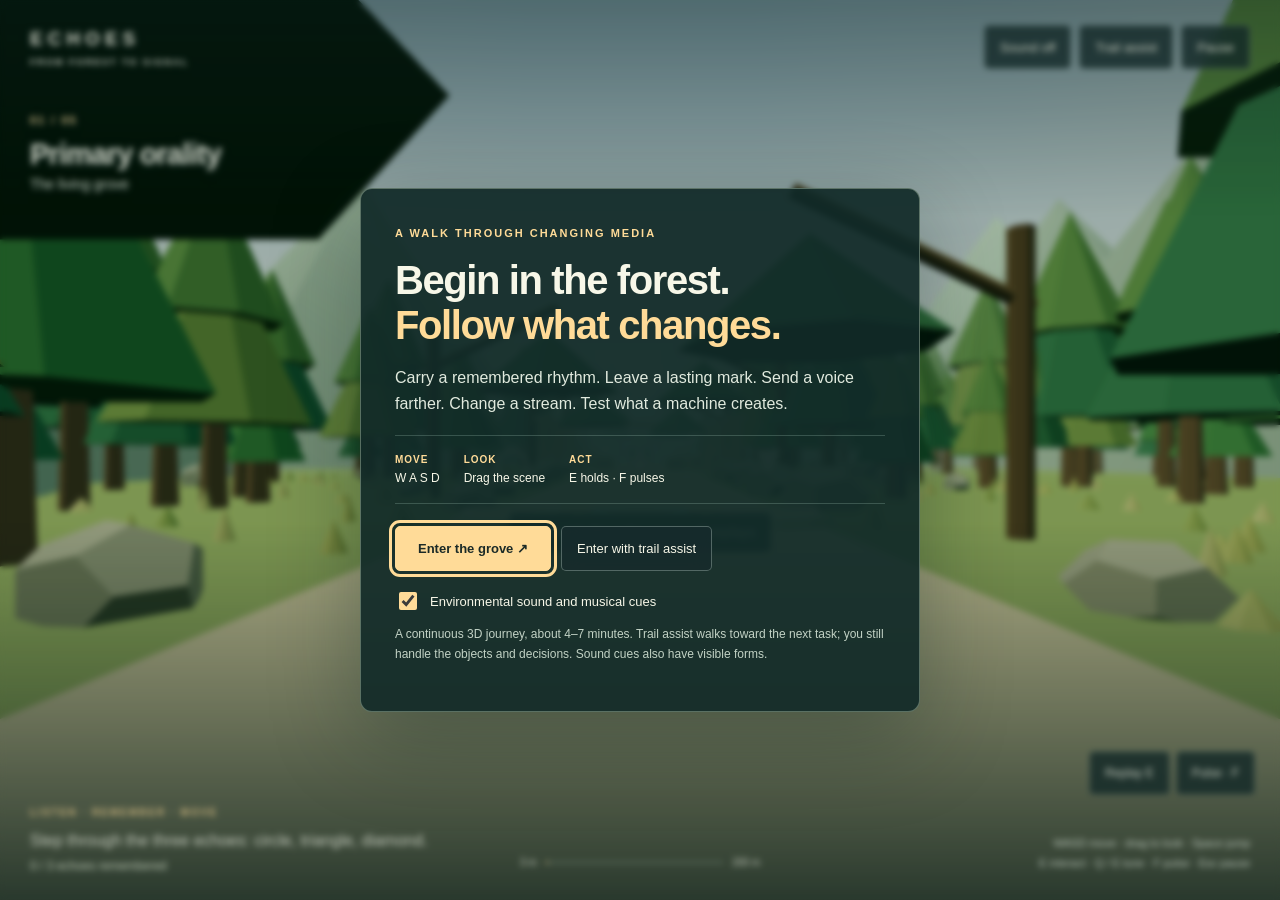
<file: index.html>
<!doctype html>
<html lang="en">
<head><meta charset="utf-8"><meta name="viewport" content="width=device-width,initial-scale=1"><meta name="theme-color" content="#14221e"><title>Echoes · From forest to signal</title><link rel="stylesheet" href="styles.css"></head>
<body>
<main id="game">
<canvas id="world" tabindex="0" aria-label="A continuous first-person landscape that changes from forest to cyber city. WASD moves, mouse drag looks, Space jumps, F pulses, and E interacts."></canvas><div class="shade" aria-hidden="true"></div>
<header><div class="brand">ECHOES<span>FROM FOREST TO SIGNAL</span></div><div class="toolbar"><button id="audio" aria-pressed="false">Sound off</button><button id="assist" aria-pressed="false">Trail assist</button><button id="pause-button">Pause</button></div></header>
<section class="chapter" aria-label="Current environment"><span id="stage-number">01 / 05</span><h1 id="stage-name">Primary orality</h1><p id="stage-place">The living grove</p></section><div id="chapter-reveal" aria-hidden="true"></div><div class="reticle" aria-hidden="true">+</div><div id="interaction" role="status" aria-live="polite"></div>
<section id="tuner" hidden aria-label="Radio tuner"><canvas id="scope" width="320" height="80" aria-label="Two waveforms converge when the frequency is aligned."></canvas><div><button id="tune-down" aria-label="Lower frequency">−</button><span id="frequency">Tune the two waves together</span><button id="tune-up" aria-label="Raise frequency">+</button></div><small>Hold Q / E to turn the dial. F transmits.</small></section>
<footer><div class="objective"><span id="task-tag">LISTEN · REMEMBER · MOVE</span><p id="objective">Walk the echo through the grove.</p><div id="task-progress" aria-live="polite"></div></div><div class="trail"><span id="distance">0 m</span><div class="track"><i id="journey-progress"></i></div><span>200 m</span></div><div class="keys">WASD move · drag to look · Space jump<br>E interact · Q / E tune · F pulse · Esc pause</div></footer>
<nav class="touch" aria-label="Game controls"><button data-key="a" aria-label="Move left">←</button><button data-key="w" aria-label="Move forward">↑</button><button data-key="s" aria-label="Move backward">↓</button><button data-key="d" aria-label="Move right">→</button><button id="action">Interact · E</button><button id="pulse">Pulse · F</button></nav><div id="caption" role="status" aria-live="polite"></div>
<div id="load-error" role="alert" hidden><h2>The 3D world could not start.</h2><p id="error-message">This version needs WebGL. Try opening it in a browser with hardware acceleration enabled.</p><a href="archive-v1/index.html">Open the lighter original version</a></div>
</main>
<dialog id="intro" aria-labelledby="intro-title"><span class="eyebrow">A WALK THROUGH CHANGING MEDIA</span><h2 id="intro-title">Begin in the forest.<br><em>Follow what changes.</em></h2><p>Carry a remembered rhythm. Leave a lasting mark. Send a voice farther. Change a stream. Test what a machine creates.</p><div class="instructions"><span><b>MOVE</b>W A S D</span><span><b>LOOK</b>Drag the scene</span><span><b>ACT</b>E holds · F pulses</span></div><div class="start-actions"><button id="begin" class="primary">Enter the grove ↗</button><button id="begin-assisted">Enter with trail assist</button></div><label><input id="start-audio" type="checkbox" checked> Environmental sound and musical cues</label><p class="fine">A continuous 3D journey, about 4–7 minutes. Trail assist walks toward the next task; you still handle the objects and decisions. Sound cues also have visible forms.</p></dialog>
<dialog id="pause" aria-labelledby="pause-title"><span class="eyebrow">THE TRAIL WILL WAIT</span><h2 id="pause-title">Pause here.</h2><div class="pause-actions"><button id="resume" class="primary">Continue walking</button><button id="mouse-lock">Mouse look</button><button id="replay-echo">Replay the echo</button><button id="restart">Start again</button></div><label><input id="motion" type="checkbox"> Reduce ambient motion</label><p class="fine">Trail assist can handle navigation. Movement keys take over immediately. Press Esc to release mouse look.</p><details><summary>What the landscape represents</summary><p>Ong’s primary orality, literacy, and secondary orality lead into Micah Miner’s proposed algorithmic secondary orality and tertiary algorithmicity. These media environments overlap and coexist. The journey is a teaching metaphor, not a ladder of intelligence or a universal history.</p><p>Pedagogical friction is the productive resistance learning requires. Its noetic, rhetorical, and existential dimensions are what the game asks of you; the material conditions that make any of it possible, including the access supports here, are the conditioning base beneath them rather than a fourth dimension alongside.</p><p>Thinking, articulation, and responsibility remain human work. The game illustrates these ideas; it does not measure learning or report dissertation findings.</p></details></dialog>
<dialog id="ending" aria-labelledby="end-title"><span class="eyebrow">YOU CARRIED MEANING THROUGH</span><h2 id="end-title">The forest is<br><em>still in the signal.</em></h2><p>You remembered with your body, carried a durable mark, transmitted a voice, recovered a quiet signal, and tested a generated path.</p><ol><li><b>Primary orality:</b> memory and repeated performance.</li><li><b>Literacy:</b> persistent marks that can be revisited.</li><li><b>Secondary orality:</b> human speech carried electronically.</li><li><b>Algorithmic secondary orality:</b> human contributions shaped by algorithmic circulation.</li><li><b>Tertiary algorithmicity:</b> algorithmic generation as well as selection.</li></ol><p class="fine">The final two environments are Micah Miner’s proposed extensions. Generating a path and then checking which parts of it hold is a small illustration of pedagogical friction: the work the game keeps for you is inspection and judgment, not repair. Trail assist and the other supports stay available the whole way, because difficulty that comes from awkward controls is not the kind worth keeping.</p><label for="reflection">What would you keep the learner responsible for?</label><textarea id="reflection" rows="2" placeholder="One task, judgment, or explanation…"></textarea><small>Your reflection stays in this page unless you save it.</small><div class="start-actions"><button id="again" class="primary">Walk again</button><button id="save">Save reflection</button></div></dialog>
<script src="vendor/three.min.js"></script><script src="world-data.js"></script><script src="scenery.js"></script><script src="game.js"></script>
</body></html>
</file>
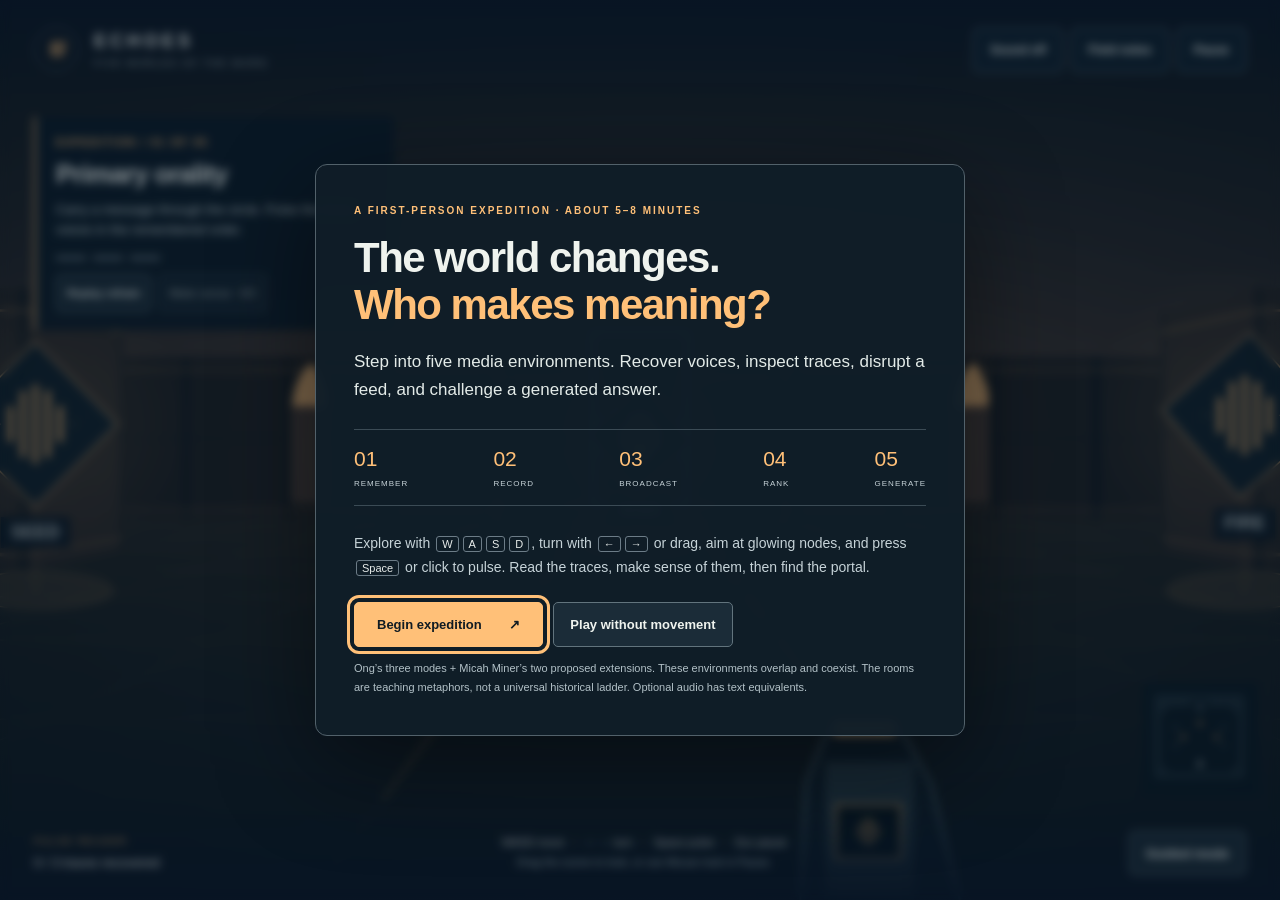
<file: archive-v1/index.html>
<!doctype html>
<html lang="en">
<head>
  <meta charset="utf-8">
  <meta name="viewport" content="width=device-width,initial-scale=1">
  <meta name="theme-color" content="#101b23">
  <title>Echoes / Five worlds of the word</title>
  <link rel="stylesheet" href="styles.css">
</head>
<body>
  <main id="game">
    <canvas id="world" tabindex="0" aria-label="First-person media environment. Use WASD to move, arrows to turn, and Space to pulse a node. Guided mode provides the same learning tasks without movement.">Your browser needs Canvas support for the first-person view. Guided mode offers all the learning tasks.</canvas>
    <div class="vignette" aria-hidden="true"></div>
    <header class="hud">
      <div class="brand"><span class="brand-mark" aria-hidden="true">E/</span><div>ECHOES<small>FIVE WORLDS OF THE WORD</small></div></div>
      <div class="hud-actions"><button id="sound" aria-pressed="false">Sound off</button><button id="notes-button">Field notes</button><button id="pause-button">Pause</button></div>
    </header>
    <section class="mission" aria-label="Current mission">
      <div class="eyebrow" id="stage-count">EXPEDITION / 01 OF 05</div>
      <h1 id="stage-title">Primary orality</h1>
      <p id="mission-text"></p>
      <div id="pips" aria-label="Recovered nodes"></div>
      <div class="mission-actions"><button id="replay" class="small">Replay refrain</button><button id="ranking" class="small" hidden>Change ranking</button><button id="interpret" class="small" disabled>Make sense · 0/3</button></div>
    </section>
    <div id="reticle" aria-hidden="true"><i></i><i></i></div>
    <div id="target-label" aria-hidden="true"></div>
    <div id="toast" role="status" aria-live="polite"></div>
    <aside class="guide" id="guide" hidden aria-label="Guided controls"><p>Explore the same nodes without moving.</p><div id="guide-nodes"></div><button id="guide-exit" hidden>Enter the open portal</button></aside>
    <footer class="bottom-hud"><div><span class="tiny-label">PULSE READER</span><strong id="status-line">Find the voices</strong></div><div class="controls-hint">WASD move <b>·</b> ← → turn <b>·</b> Space pulse <b>·</b> Esc pause<br><span>Drag the scene to look, or use Mouse look in Pause.</span></div><button id="guided-toggle" aria-pressed="false">Guided mode</button></footer>
    <nav class="touch-controls" aria-label="Movement and pulse controls"><button data-hold="ArrowLeft" aria-label="Turn left">↶</button><button data-hold="w" aria-label="Move forward">↑</button><button id="touch-pulse">Pulse</button><button data-hold="s" aria-label="Move backward">↓</button><button data-hold="ArrowRight" aria-label="Turn right">↷</button></nav>
  </main>

  <dialog id="intro" aria-labelledby="intro-title">
    <div class="eyebrow">A FIRST-PERSON EXPEDITION · ABOUT 5–8 MINUTES</div>
    <h2 id="intro-title">The world changes.<br><em>Who makes meaning?</em></h2>
    <p class="lead">Step into five media environments. Recover voices, inspect traces, disrupt a feed, and challenge a generated answer.</p>
    <div class="stage-strip"><span>01<small>REMEMBER</small></span><span>02<small>RECORD</small></span><span>03<small>BROADCAST</small></span><span>04<small>RANK</small></span><span>05<small>GENERATE</small></span></div>
    <p>Explore with <kbd>W</kbd><kbd>A</kbd><kbd>S</kbd><kbd>D</kbd>, turn with <kbd>←</kbd><kbd>→</kbd> or drag, aim at glowing nodes, and press <kbd>Space</kbd> or click to pulse. Read the traces, make sense of them, then find the portal.</p>
    <div class="button-row"><button id="start" class="primary">Begin expedition <span>↗</span></button><button id="start-guided">Play without movement</button></div>
    <p class="fine">Ong’s three modes + Micah Miner’s two proposed extensions. These environments overlap and coexist. The rooms are teaching metaphors, not a universal historical ladder. Optional audio has text equivalents.</p>
  </dialog>

  <dialog id="briefing" aria-labelledby="brief-title"><div class="eyebrow" id="brief-author"></div><h2 id="brief-title"></h2><p class="lead" id="brief-idea"></p><p id="brief-instruction"></p><button id="enter-room" class="primary">Enter this world ↗</button></dialog>
  <dialog id="notebook" aria-labelledby="notes-title"><div class="eyebrow">RECOVERED TRACES</div><h2 id="notes-title">Field notes</h2><div id="notes-content"></div><button data-close="notebook">Return to the world</button></dialog>
  <dialog id="question" aria-labelledby="question-title"><div class="eyebrow">MAKE SENSE OF WHAT YOU FOUND</div><h2 id="question-title"></h2><div id="question-evidence"></div><div id="answers"></div><p id="answer-feedback" role="status" aria-live="polite"></p><button id="return-world">Keep exploring</button></dialog>
  <dialog id="pause" aria-labelledby="pause-title"><div class="eyebrow">TAKE YOUR TIME</div><h2 id="pause-title">Expedition paused</h2><p>There is no countdown or penalty for rereading. Your place is kept while this page stays open.</p><div class="button-row"><button data-close="pause" class="primary">Resume</button><button id="mouse-look">Mouse look</button><button id="restart">Restart expedition</button></div><label class="check"><input type="checkbox" id="reduce-motion"> Reduce ambient motion</label><p class="fine">Mouse look captures the pointer. Press Esc to release it. Arrow keys, dragging, and guided mode always remain available.</p></dialog>
  <dialog id="ending" aria-labelledby="end-title"><div class="eyebrow">EXPEDITION COMPLETE / 05 OF 05</div><h2 id="end-title">Keep the work<br><em>of meaning.</em></h2><p class="lead">You followed the shift from remembered speech to algorithmic generation.</p><ol id="end-notes"></ol><div class="reflection"><label for="reflection">What would you keep the learner responsible for when AI helps?</label><textarea id="reflection" rows="3" placeholder="One concrete task, decision, or explanation…"></textarea><small>This optional reflection stays in this page. Nothing is sent or saved automatically.</small></div><p>In Miner’s framework, pedagogical friction protects thinking, articulation, and becoming. Time, access, resources, and policy condition that work. Difficulty is productive only when learners have meaningful access and support.</p><div class="button-row"><button id="play-again" class="primary">Play again</button><button id="download">Save field notes</button></div><details><summary>Concepts and sources</summary><p>Based on Walter Ong’s primary orality, literacy, and secondary orality, and Micah Miner’s proposed algorithmic secondary orality and tertiary algorithmicity. Game completion illustrates distinctions; it is not evidence of durable learning or a dissertation finding.</p><p><a href="https://journal.oraltradition.org/wp-content/uploads/files/articles/2i/24_ong.pdf" target="_blank" rel="noopener">Walter Ong: Orality-Literacy Studies and the Unity of the Human Race</a>. Miner definitions were checked against the local conceptual reference and July 24 proposal text. All bridge records, posts, and AI text are fictional teaching examples; no live AI is used.</p></details></dialog>
  <script src="world-data.js"></script>
  <script src="game.js"></script>
</body>
</html>
</file>
<file: styles.css>
:root{color-scheme:dark;--accent:#ffdb98;--ink:#f7f7e8;font-family:Segoe UI,Arial,sans-serif}*{box-sizing:border-box}body{margin:0;background:#13231e;color:var(--ink)}button,input,textarea{font:inherit}button{min-height:44px;padding:10px 15px;border:1px solid #bacdc75e;border-radius:5px;background:#172b2cce;color:var(--ink);font-size:13px;cursor:pointer;backdrop-filter:blur(10px)}button:hover{background:#365551}button:focus-visible,a:focus-visible,input:focus-visible,textarea:focus-visible,summary:focus-visible{outline:3px solid var(--accent);outline-offset:3px}button[aria-pressed=true]{color:var(--accent);border-color:var(--accent)}button:disabled{opacity:.5}button.primary{background:#ffdb98;color:#1b2a27;border-color:#ffdb98;font-weight:700;padding:14px 22px}.primary:hover{background:#fff0c9}[hidden]{display:none!important}#game{height:100svh;min-height:600px;position:relative;overflow:hidden}#world{position:absolute;inset:0;width:100%;height:100%;touch-action:none;outline:none}.shade{pointer-events:none;position:absolute;inset:0;background:linear-gradient(#0d211e66,transparent 24%,transparent 58%,#071916c9)}header{position:absolute;top:25px;left:30px;right:30px;display:flex;align-items:center;justify-content:space-between;gap:15px}.brand{font-size:19px;font-weight:700;letter-spacing:5px;text-shadow:0 1px 7px #14221e}.brand span{display:block;font-size:9px;letter-spacing:2px;margin-top:7px}.toolbar{display:flex;gap:8px}.chapter{position:absolute;top:110px;left:30px;max-width:380px;pointer-events:none;text-shadow:0 2px 10px #122521,0 1px 2px #122521}.chapter>span,.eyebrow{font-size:11px;letter-spacing:2px;color:var(--accent);font-weight:700}h1{font-size:29px;font-weight:600;letter-spacing:-.8px;margin:10px 0 6px;line-height:1.12}.chapter p{font-size:14px;margin:0;color:#f0f4e0}.reticle{position:absolute;left:50%;top:50%;transform:translate(-50%,-50%);opacity:.65;font:22px monospace;pointer-events:none}#interaction{position:absolute;top:57%;left:50%;transform:translateX(-50%);font-size:14px;line-height:1.5;text-align:center;padding:9px 15px;background:#142b2bdb;max-width:440px;border-radius:5px;pointer-events:none}#interaction:empty{display:none}#caption{position:absolute;bottom:175px;left:50%;transform:translateX(-50%);width:min(590px,calc(100% - 40px));text-align:center;background:#102722dc;padding:13px 20px;border-radius:6px;font-size:15px;line-height:1.55;pointer-events:none}#caption:empty{display:none}footer{position:absolute;bottom:25px;left:30px;right:30px;display:grid;grid-template-columns:1fr minmax(160px,240px) 1fr;align-items:end;gap:35px;pointer-events:none}.objective{max-width:420px}.objective>span{font-size:10px;letter-spacing:2px;color:var(--accent);font-weight:700}.objective p{font-size:16px;line-height:1.45;margin:9px 0 5px}.objective #task-progress{font-size:12px;line-height:1.5;color:#e7efd8}.trail{display:flex;gap:9px;align-items:center;font-size:10px;white-space:nowrap;padding-bottom:7px}.track{height:3px;background:#d3e8d633;flex:1}.track i{display:block;height:100%;width:0;background:var(--accent)}.keys{font-size:11px;line-height:1.8;text-align:right;color:#e8f0e2;padding-bottom:1px}.touch{position:absolute;bottom:105px;right:25px;display:flex;gap:6px}.touch button{font-size:12px}.touch button[data-key]{display:none;touch-action:none;min-width:44px}#tuner{position:absolute;right:30px;top:125px;width:270px;padding:17px;border:1px solid #a6dbde77;background:#14272edd;border-radius:8px}#scope{width:100%;height:65px}#tuner>div{display:flex;align-items:center;gap:9px;justify-content:space-between}#frequency{font-size:13px;text-align:center}#tuner small{display:block;font-size:11px;margin-top:12px;color:#d1e6e5}#chapter-reveal{position:absolute;top:39%;left:50%;transform:translateX(-50%);width:90%;text-align:center;font-size:clamp(24px,4vw,48px);text-shadow:0 3px 25px #061b1b;opacity:0;pointer-events:none;transition:opacity 1s}#chapter-reveal.show{opacity:1}dialog{padding:34px;width:min(560px,calc(100% - 32px));max-height:calc(100svh - 32px);overflow:auto;color:var(--ink);background:#122b28ed;border:1px solid #bdd4b966;border-radius:12px;box-shadow:0 25px 90px #001c1955}dialog::backdrop{background:#09251a36;backdrop-filter:blur(3px)}h2{font-size:40px;line-height:1.12;font-weight:600;letter-spacing:-1.4px;margin:17px 0}h2 em{font-style:normal;color:var(--accent)}dialog p{font-size:16px;line-height:1.65;color:#e1eade}.fine{font-size:12px!important;color:#c2d2c5!important}dialog label{display:flex;align-items:center;gap:10px;font-size:13px;line-height:1.5;margin-top:18px}dialog input{width:18px;height:18px;accent-color:#ffdb98}.instructions{display:flex;gap:24px;padding:18px 0;margin:18px 0;border-top:1px solid #9fbeb444;border-bottom:1px solid #9fbeb444;font-size:12px}.instructions b{display:block;font-size:10px;letter-spacing:1px;color:var(--accent);margin-bottom:6px}.start-actions,.pause-actions{display:flex;flex-wrap:wrap;gap:10px;margin:22px 0 16px}.pause-actions button{flex:1 1 42%}details{margin-top:20px}details p{font-size:13px}summary{cursor:pointer;font-size:13px;padding:10px 0}ol{padding-left:20px;font-size:14px;line-height:1.55}li{margin:10px 0}textarea{width:100%;padding:12px;margin:10px 0;color:var(--ink);background:#0c211f;border:1px solid #94b1a5;border-radius:5px;font-size:16px;resize:vertical}small{font-size:11px;color:#c5d4ca}#load-error{position:absolute;inset:15%;padding:30px;background:#122b28;overflow:auto}a{color:#bfeaed}
@media(max-width:760px){header{top:15px;left:18px;right:18px;gap:10px}.brand{font-size:14px;letter-spacing:2px}.brand span{font-size:8px;letter-spacing:.5px}.toolbar{gap:5px}.toolbar button{font-size:10px;padding:7px 9px}.chapter{left:18px;top:88px;max-width:290px}h1{font-size:24px}.chapter p{font-size:12px}footer{left:18px;right:18px;bottom:17px;display:block}.objective{max-width:100%}.objective p{font-size:14px;max-width:100%;margin:7px 0}.objective>span{font-size:9px}.trail{margin-top:13px;max-width:200px}.keys{display:none}.touch{left:18px;right:18px;bottom:147px;gap:5px;justify-content:center;flex-wrap:wrap}.touch button{font-size:11px;padding:8px 10px;flex:0 0 auto}.touch button[data-key]{display:block}#caption{bottom:211px;font-size:13px;padding:10px 14px}#interaction{font-size:12px;top:48%;width:80%}#tuner{top:174px;left:18px;right:18px;width:auto;padding:10px}#scope{height:45px}#tuner small{margin-top:5px}h2{font-size:32px}dialog{padding:25px}dialog p{font-size:14px}.instructions{gap:17px;font-size:11px}.instructions b{font-size:9px}.start-actions button{font-size:12px}.chapter>span{font-size:10px}}
@media(prefers-reduced-motion:reduce){*{transition:none!important}}
</file>
<file: archive-v1/styles.css>
:root{color-scheme:dark;--ink:#eff3ee;--muted:#b8c7ca;--accent:#ffc078;--panel:#101e28;--line:#3b4b55;font-family:Inter,Segoe UI,Arial,sans-serif}
*{box-sizing:border-box}body{margin:0;background:#101b23;color:var(--ink)}button,input,textarea{font:inherit}button{color:var(--ink);background:#1b2c38;border:1px solid #62747d;padding:11px 16px;border-radius:5px;cursor:pointer;min-height:44px;font-size:13px;font-weight:600;transition:background .15s}button:hover{background:#304855}button:disabled{opacity:.55;cursor:default}button:focus-visible,a:focus-visible,input:focus-visible,textarea:focus-visible{outline:3px solid var(--accent);outline-offset:4px}.primary{background:var(--accent);color:#101b23;border-color:var(--accent);padding:14px 22px;font-weight:750}.primary:hover{background:#eff5e9}.primary span{margin-left:24px}button[aria-pressed=true]{border-color:var(--accent);color:var(--accent)}[hidden]{display:none!important}#game{position:relative;height:100svh;min-height:640px;overflow:hidden}#world{position:absolute;width:100%;height:100%;inset:0;touch-action:none}.vignette{position:absolute;inset:0;pointer-events:none;background:radial-gradient(ellipse,transparent 32%,#08131c66 85%)}.hud{position:absolute;top:0;left:0;right:0;display:flex;justify-content:space-between;align-items:center;padding:27px 34px;background:linear-gradient(#0b1728c9,transparent);gap:18px}.brand{display:flex;gap:15px;align-items:center;font-weight:750;letter-spacing:4px;font-size:18px}.brand-mark{border:1px solid #81949988;border-radius:50%;height:45px;width:45px;display:grid;place-items:center;letter-spacing:-3px;color:var(--accent);font-size:20px}.brand small{display:block;font-size:9px;letter-spacing:2px;font-weight:500;margin-top:6px;color:#c1ced0}.hud-actions{display:flex;gap:8px}.hud-actions button{background:#102332d9;font-size:12px}.mission{position:absolute;left:34px;top:117px;max-width:360px;pointer-events:none;padding:18px 20px;background:#0b1b29e6;border-left:2px solid var(--accent);border-radius:0 5px 5px 0}.eyebrow{font-size:10px;letter-spacing:2px;font-weight:700;color:var(--accent);line-height:1.6}h1{font-size:26px;font-weight:650;line-height:1.14;margin:9px 0 10px;letter-spacing:-.7px}.mission p{font-size:13px;line-height:1.6;margin:0;color:#d3dedf}.mission-actions{display:flex;flex-wrap:wrap;gap:7px;margin-top:14px;pointer-events:auto}.small{font-size:11px;padding:8px 10px;min-height:38px}#pips{display:flex;gap:7px;margin-top:15px}#pips span{height:4px;width:30px;background:#607079}#pips span.found{background:var(--accent)}#reticle{position:absolute;left:50%;top:50%;width:24px;height:24px;margin:-12px;pointer-events:none}#reticle i{position:absolute;background:#e6f7efbd;top:11px;left:7px;width:10px;height:2px}#reticle i+i{transform:rotate(90deg)}#reticle.active{outline:1px solid var(--accent);outline-offset:5px;border-radius:50%}#target-label{position:absolute;left:50%;top:calc(50% + 35px);transform:translateX(-50%);background:#0b1b29e8;border-radius:4px;padding:8px 12px;text-align:center;font-size:11px;pointer-events:none;white-space:nowrap}#target-label:empty{display:none}#toast{position:absolute;bottom:128px;left:50%;transform:translateX(-50%);width:min(610px,calc(100% - 44px));border-left:2px solid var(--accent);background:#0b1b29f0;color:#e6efed;font-size:14px;line-height:1.6;padding:13px 19px;pointer-events:none}#toast:empty{display:none}.bottom-hud{position:absolute;bottom:0;left:0;right:0;display:flex;align-items:center;justify-content:space-between;gap:20px;padding:25px 34px;background:linear-gradient(transparent,#0b1728e6)}.tiny-label{font-size:9px;letter-spacing:2px;color:var(--accent);display:block;margin-bottom:7px}.bottom-hud strong{font-size:13px;font-weight:500}.controls-hint{font-size:11px;color:#e1e9e6;line-height:1.8;text-align:center}.controls-hint span{color:#aebfc4}.controls-hint b{margin:0 6px;color:var(--accent)}.touch-controls{position:absolute;bottom:85px;left:50%;transform:translateX(-50%);display:none;gap:8px}.touch-controls button{min-width:46px;touch-action:none;background:#152b39e6}dialog{color:var(--ink);background:#101e28f5;border:1px solid #52616a;border-radius:12px;padding:38px;width:min(650px,calc(100% - 36px));max-height:calc(100svh - 36px);overflow:auto;box-shadow:0 30px 100px #0007}dialog::backdrop{background:#06132070;backdrop-filter:blur(5px)}h2{font-size:42px;line-height:1.12;letter-spacing:-1.5px;font-weight:600;margin:15px 0 20px}h2 em{color:var(--accent);font-style:normal}dialog p{font-size:14px;line-height:1.7;color:#c6d3d8}.lead{font-size:17px;line-height:1.6!important;color:#e3ebe8!important}.button-row{display:flex;flex-wrap:wrap;gap:10px;margin:23px 0 12px}.fine{font-size:11px!important;line-height:1.7!important;color:#b2c1c7!important;margin-bottom:0}kbd{display:inline-block;border:1px solid #6c7c87;border-radius:3px;padding:1px 5px;margin:0 2px;font:11px Segoe UI,Arial,sans-serif;color:#e7ecea}.stage-strip{display:flex;justify-content:space-between;gap:9px;margin:26px 0;padding:17px 0;border-top:1px solid var(--line);border-bottom:1px solid var(--line)}.stage-strip>span{font-size:21px;color:var(--accent)}.stage-strip small{font-size:8px;letter-spacing:1px;color:#c6d3d8;display:block;margin-top:8px}#answers{display:grid;gap:9px;margin-top:23px}#answers button{text-align:left;font-weight:500;font-size:14px;line-height:1.5}#answer-feedback{color:var(--accent)}#question h2{font-size:27px;letter-spacing:-.5px}.trace{margin:15px 0;padding-left:14px;border-left:2px solid #516a74}.trace strong{font-size:11px;letter-spacing:1px;color:var(--accent)}.trace p{font-size:13px;margin:5px 0}#question-evidence{max-height:180px;overflow:auto;padding-right:10px}#end-notes{padding-left:20px;font-size:13px;line-height:1.65;color:#ccd9d9}#end-notes li{padding:5px 0}.check{display:flex;align-items:center;gap:10px;margin-top:24px;font-size:14px}.check input{width:20px;height:20px}.reflection{margin-top:22px}.reflection label{font-size:14px;line-height:1.6;display:block}textarea{width:100%;margin-top:10px;color:var(--ink);background:#091922;border:1px solid #657883;border-radius:5px;padding:12px;resize:vertical;font-size:16px}.reflection small{display:block;color:#b2c1c7;font-size:11px;line-height:1.6}details{margin-top:20px;font-size:12px}summary{cursor:pointer;padding:8px 0;color:var(--accent)}a{color:#96d8eb}.guide{position:absolute;right:28px;top:120px;width:240px;background:#0b1b29ed;padding:15px;border:1px solid #63757d;border-radius:5px}.guide p{font-size:12px;line-height:1.6;margin:0 0 10px}#guide-nodes{display:grid;gap:7px}.guide button{width:100%;text-align:left;font-size:12px}.guide #guide-exit{margin-top:10px;border-color:var(--accent)}
@media(min-width:1500px){.mission{max-width:390px}h1{font-size:30px}}
@media(max-width:760px){.hud{padding:17px 18px}.brand{font-size:14px;letter-spacing:2px}.brand-mark{display:none}.brand small{font-size:8px;letter-spacing:1px}.hud-actions{gap:5px}.hud-actions button{font-size:10px;padding:8px}.mission{left:18px;right:18px;top:90px;max-width:340px;padding:13px 15px}h1{font-size:21px}.mission p{font-size:12px}.eyebrow{font-size:9px}.mission-actions{margin-top:9px}.bottom-hud{padding:16px 18px}.bottom-hud strong{font-size:11px}.controls-hint{display:none}.bottom-hud button{font-size:11px;padding:9px}.touch-controls{display:flex}#toast{bottom:157px;font-size:12px;padding:10px 13px}dialog{padding:25px}h2{font-size:34px}.lead{font-size:15px}dialog p{font-size:13px}.stage-strip small{font-size:7px;letter-spacing:.4px}.guide{top:auto;bottom:145px;right:18px;left:18px;width:auto}.guide p{display:none}#guide-nodes{grid-template-columns:repeat(3,minmax(0,1fr))}.guide button{text-align:center;font-size:10px;padding:8px 4px}body.guided #toast{bottom:255px}#target-label{font-size:10px}#game{min-height:670px}}
@media(prefers-reduced-motion:reduce){*{transition:none!important}}
</file>
